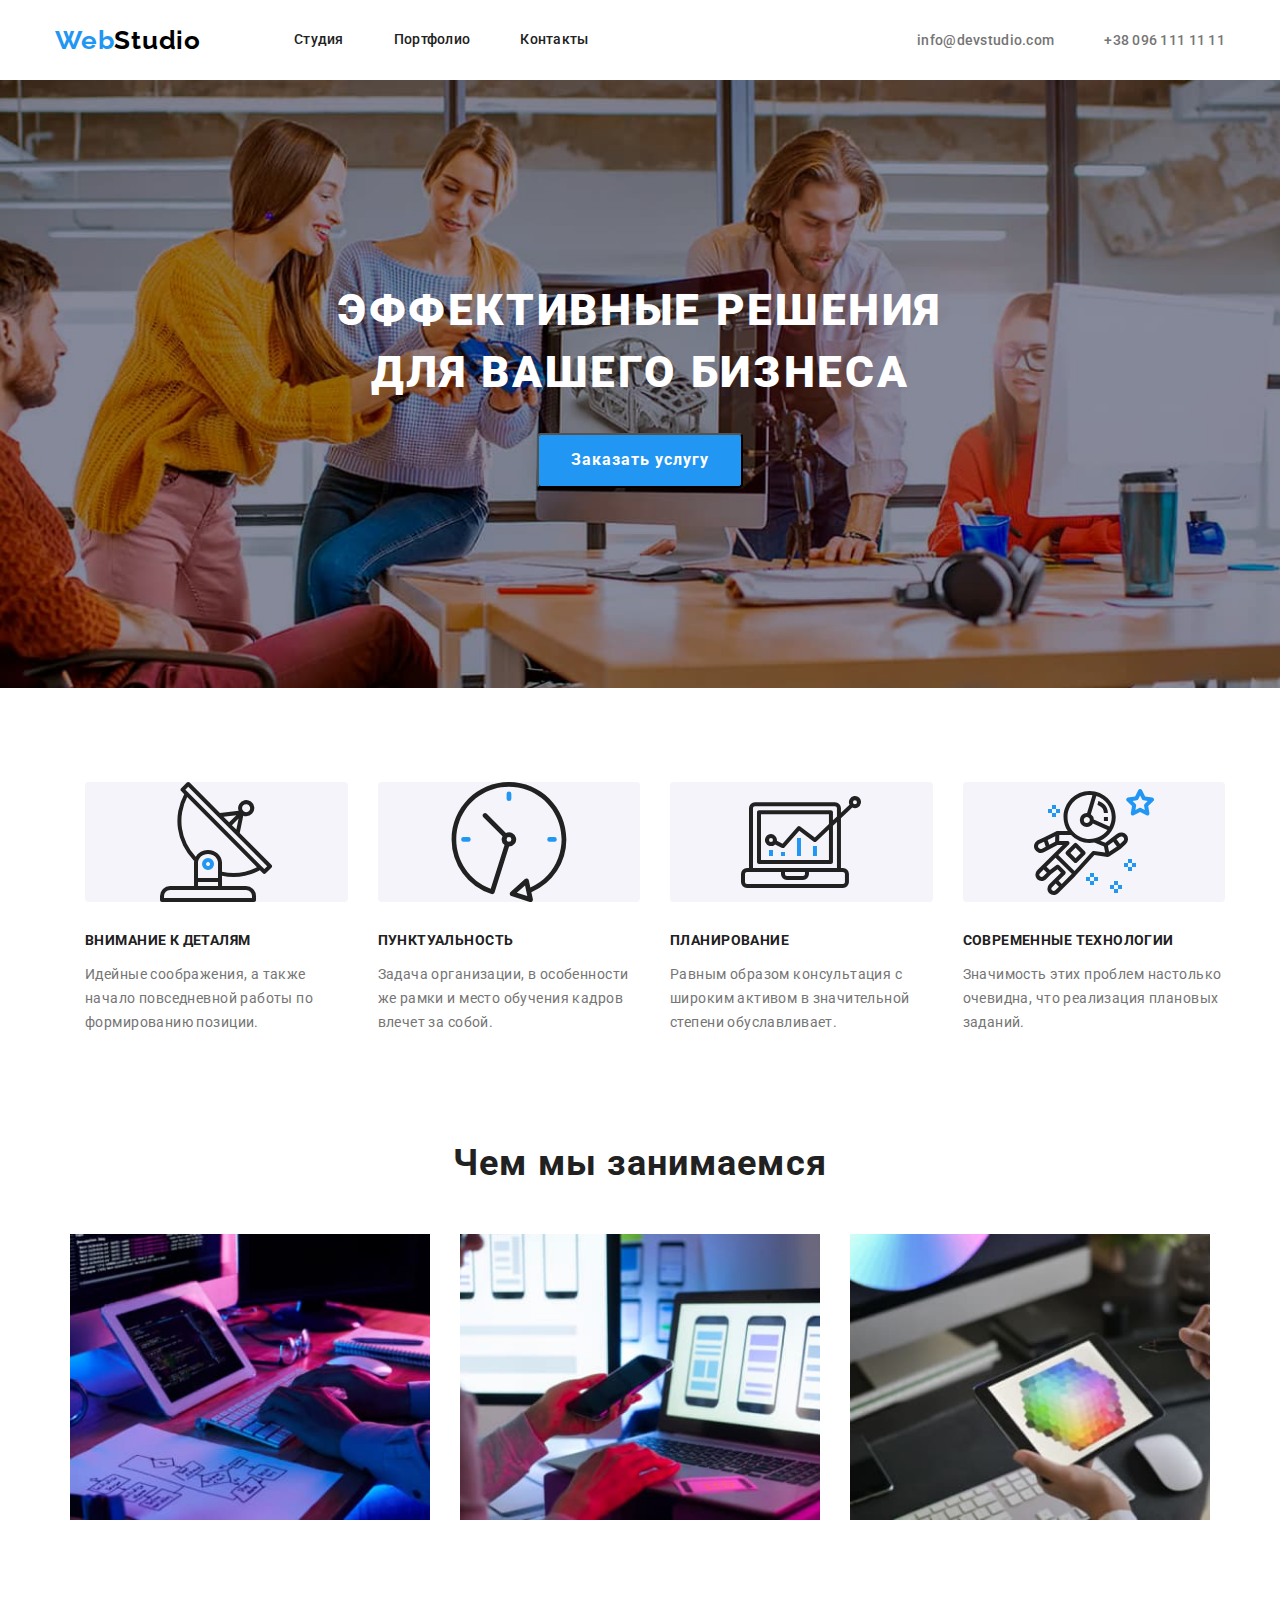
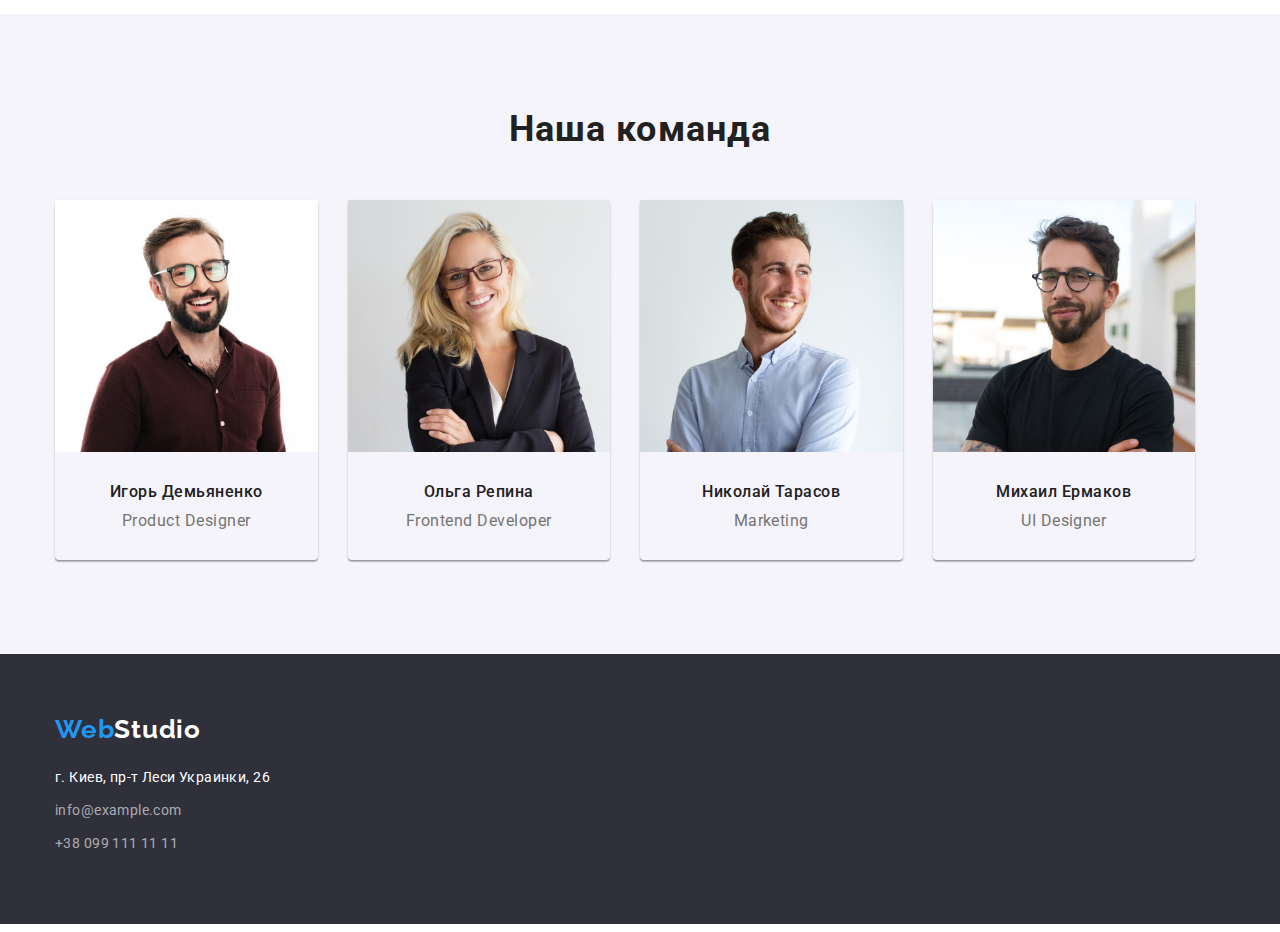
<file: index.html>
<!DOCTYPE html>
<html lang="ru">
  <head>
    <meta charset="UTF-8" />
    <meta http-equiv="X-UA-Compatible" content="IE=edge" />
    <meta name="viewport" content="width=device-width, initial-scale=1.0" />
    <title>Document</title>
    <link
      href="https://fonts.googleapis.com/css2?family=Oleo+Script&family=Raleway:wght@700&family=Roboto:wght@400;500;700;900&display=swap"
      rel="stylesheet"
    />
    <link
      rel="https://cdnjs.cloudflare.com/ajax/libs/modern-normalize/1.1.0/modern-normalize.min.css"
    />
    <link rel="stylesheet" href="./css/stayles.css" />
  </head>
  <body>
    <header>
      <div class="container main">
        <a class="logo"><span href="" class="accent">Web</span>Studio</a>
        <nav>
          <ul class="site-nav list">
            <li class="cell"><a href="" class="link">Студия</a></li>
            <li class="cell">
              <a href="./portfolio.html" class="link">Портфолио</a>
            </li>
            <li class="cell"><a href="" class="link">Контакты</a></li>
          </ul>
        </nav>
        <ul class="auth-nav list">
          <li class="cells">
            <a href="" class="contacts">info@devstudio.com</a>
          </li>
          <li class="cells">
            <a href="" class="contacts">+38 096 111 11 11</a>
          </li>
        </ul>
      </div>
    </header>
    <main>
      <section class="hero list">
        <h1 class="hero-title">Эффективные решения для вашего бизнеса</h1>
        <button class="button">Заказать услугу</button>
      </section>
      <section class="section list">
        <div class="container">
          <ul class="advantage list">
            <li class="item">
              <h3 class="section-caption">Внимание к деталям</h3>
              <p class="text">
                Идейные соображения, а также начало повседневной работы по
                формированию позиции.
              </p>
            </li>

            <li class="item">
              <h3 class="section-caption">Пунктуальность</h3>
              <p class="text">
                Задача организации, в особенности же рамки и место обучения
                кадров влечет за собой.
              </p>
            </li>

            <li class="item">
              <h3 class="section-caption">Планирование</h3>
              <p class="text">
                Равным образом консультация с широким активом в значительной
                степени обуславливает.
              </p>
            </li>

            <li class="item">
              <h3 class="section-caption">Современные технологии</h3>
              <p class="text">
                Значимость этих проблем настолько очевидна, что реализация
                плановых заданий.
              </p>
            </li>
          </ul>
        </div>
      </section>
      <section class="feature">
        <div class="container">
          <h2 class="feature-subject">Чем мы занимаемся</h2>
          <ul class="picture list">
            <li class="effigy">
              <img
                src="./image/box.jpg"
                alt="набирает текст на клавиатуре"
                width="370"
              />
            </li>
            <li class="effigy">
              <img
                src="./image/boxx.jpg"
                alt="смотрит на телефон"
                width="370"
              />
            </li>
            <li class="effigy">
              <img
                src="./image/xbox.jpg"
                alt="управляет планшетом"
                width="370"
              />
            </li>
          </ul>
        </div>
      </section>
      <section class="features list">
        <div class="container">
          <h2 class="feature-subject">Наша команда</h2>
          <ul class="foto list">
            <li class="face">
              <img src="./image/img.jpg" alt="лицо мужчины" width="270" />
              <div class="position">
                <p class="team">Игорь Демьяненко</p>
                <p class="desc">Product Designer</p>
              </div>
            </li>
            <li class="face">
              <img src="./image/mimg.jpg" alt="лицо женщины" width="270" />
              <div class="position">
                <p class="team">Ольга Репина</p>
                <p class="desc">Frontend Developer</p>
              </div>
            </li>

            <li class="face">
              <img src="./image/imgm.jpg" alt="лицо мужчины" width="270" />
              <div class="position">
                <p class="team">Николай Тарасов</p>
                <p class="desc">Marketing</p>
              </div>
            </li>

            <li class="face">
              <img src="./image/imgg.jpg" alt="лицо мужчины" width="270" />
              <div class="position">
                <p class="team">Михаил Ермаков</p>
                <p class="desc">UI Designer</p>
              </div>
            </li>
          </ul>
        </div>
      </section>
    </main>
    <footer class="footer">
      <div class="container">
        <a class="symbol"><span href="" class="style">Web</span>Studio</a>
        <address class="adress">
          <p class="adress-nav">г. Киев, пр-т Леси Украинки, 26</p>
          <a href="">info@example.com</a>
          <a href="">+38 099 111 11 11</a>
        </address>
      </div>
    </footer>
  </body>
</html>
</file>
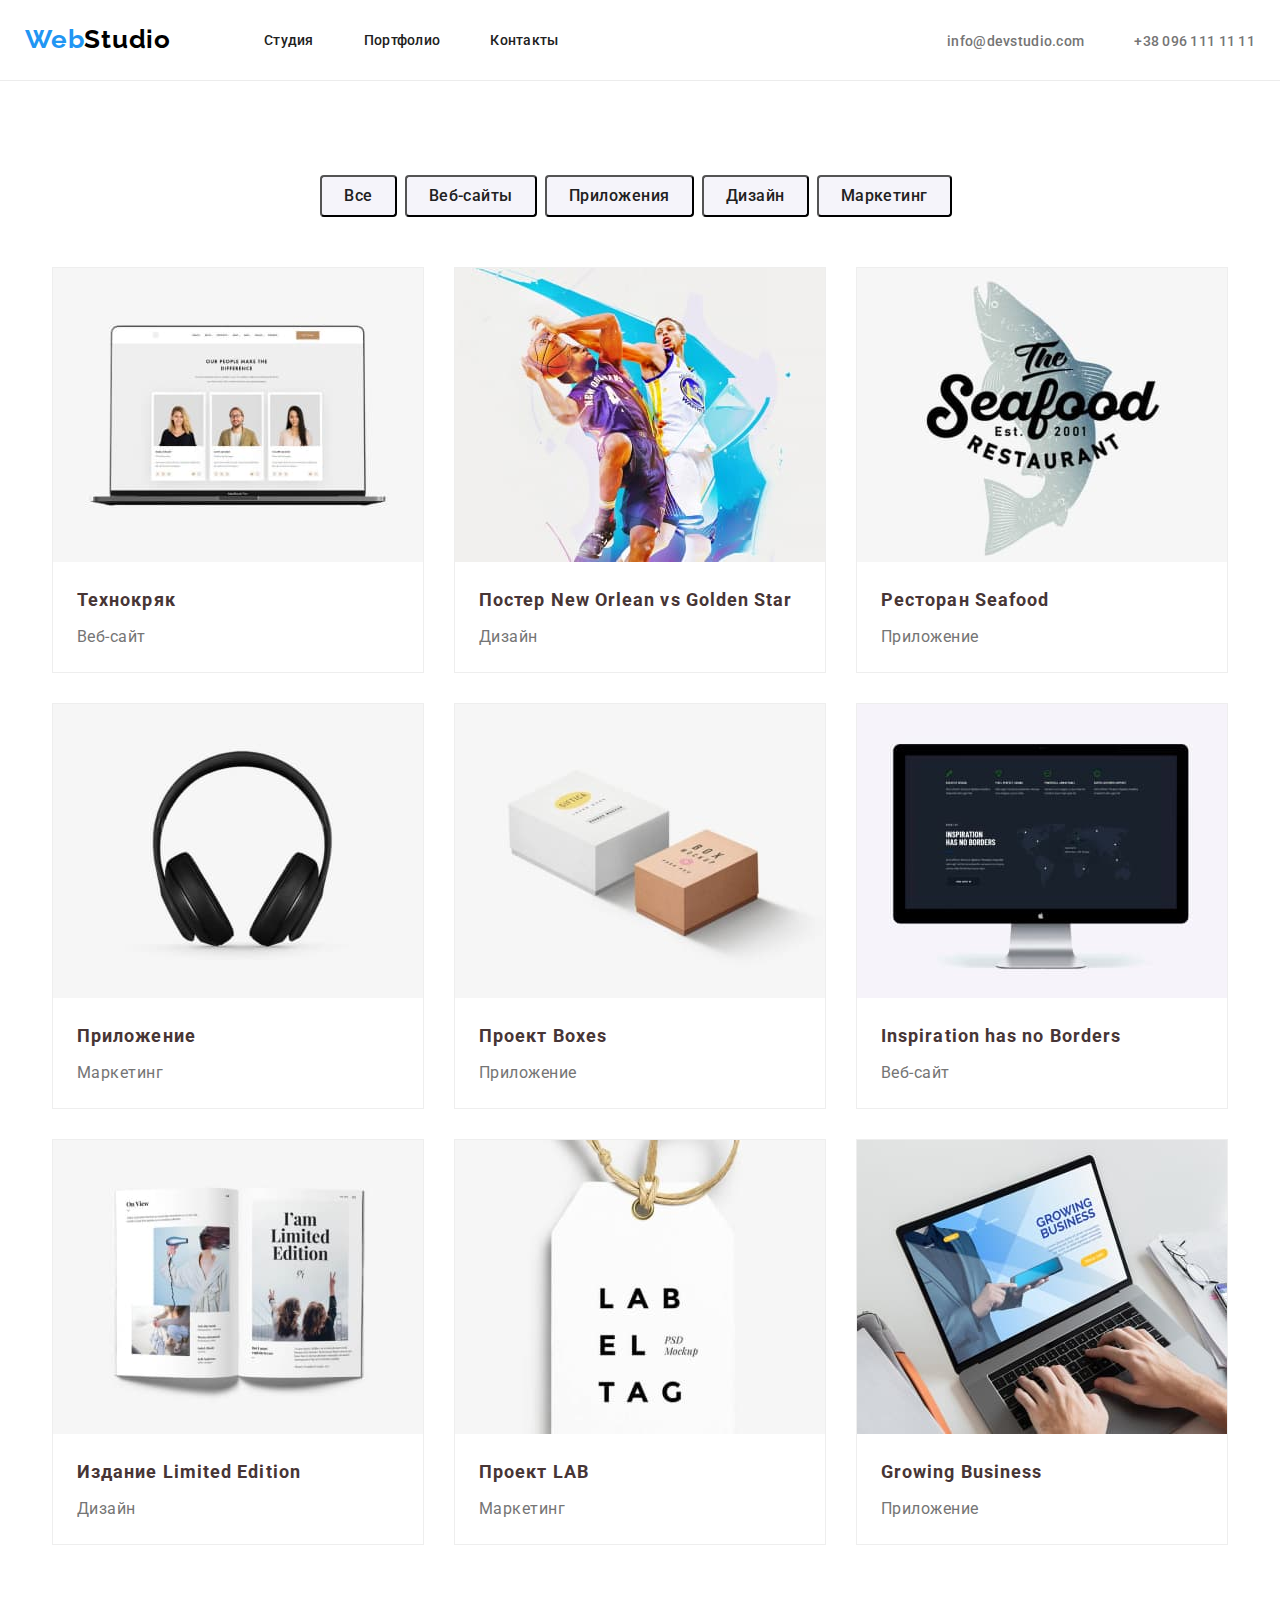
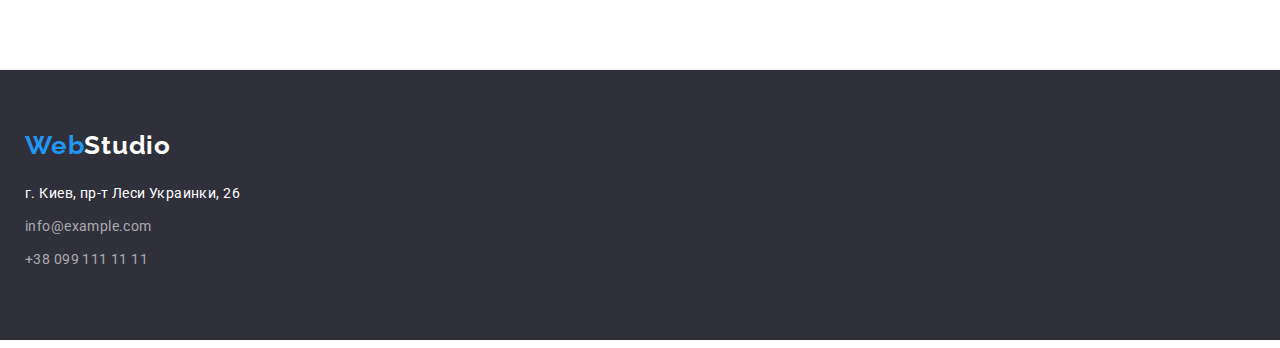
<file: portfolio.html>
<!DOCTYPE html>
<html lang="en">
  <head>
    <meta charset="UTF-8" />
    <meta http-equiv="X-UA-Compatible" content="IE=edge" />
    <meta name="viewport" content="width=device-width, initial-scale=1.0" />
    <title>Document</title>
    <link
      href="https://fonts.googleapis.com/css2?family=Oleo+Script&family=Raleway:wght@700&family=Roboto:wght@400;500;700;900&display=swap"
      rel="stylesheet"
    />
    <link
      rel="https://cdnjs.cloudflare.com/ajax/libs/modern-normalize/1.1.0/modern-normalize.min.css"
    />
    <link rel="stylesheet" href="./css/stayl.css" />
  </head>
  <body>
    <header class="header">
      <div class="container main">
        <a class="logo"><span href="" class="accent">Web</span>Studio</a>
        <nav>
          <ul class="site-nav list">
            <li class="cell"><a href="./index.html" class="link">Студия</a></li>
            <li class="cell"><a href="" class="link">Портфолио</a></li>
            <li class="cell"><a href="" class="link">Контакты</a></li>
          </ul>
        </nav>
        <ul class="auth-nav list">
          <li class="cells">
            <a href="" class="contacts">info@devstudio.com</a>
          </li>
          <li class="cells">
            <a href="" class="contacts">+38 096 111 11 11</a>
          </li>
        </ul>
      </div>
    </header>
    <main>
      <section class="box">
        <h1>Портфолио</h1>
        <ul class="filter list">
          <li class="filter-item">
            <button class="filter-btn" type="button">Все</button>
          </li>
          <li class="filter-item">
            <button class="filter-btn" type="button">Веб-сайты</button>
          </li>
          <li class="filter-item">
            <button class="filter-btn" type="button">Приложения</button>
          </li>
          <li class="filter-item">
            <button class="filter-btn" type="button">Дизайн</button>
          </li>
          <li class="filter-item">
            <button class="filter-btn" type="button">Маркетинг</button>
          </li>
        </ul>
        <div class="container depiction">
          <ul class="picture list">
            <li class="item">
              <img
                src="./image/imga.jpg"
                alt="на экране монитора страница сайта"
                width="370"
              />
              <div class="card-content">
                <h2 class="text">Технокряк</h2>
                <p class="title">Веб-сайт</p>
              </div>
            </li>

            <li class="item">
              <img
                src="./image/imgab.jpg"
                alt="два баскетболиста"
                width="370"
              />
              <div class="card-content">
                <h2 class="text">Постер New Orlean vs Golden Star</h2>
                <p class="title">Дизайн</p>
              </div>
            </li>

            <li class="item">
              <img
                src="./image/imgaz.jpg"
                alt="имблема рыбного ресторана"
                width="370"
              />
              <div class="card-content">
                <h2 class="text">Ресторан Seafood</h2>
                <p class="title">Приложение</p>
              </div>
            </li>

            <li class="item">
              <img src="./image/imgax.jpg" alt="наушники" width="370" />
              <div class="card-content">
                <h2 class="text">Приложение</h2>
                <p class="title">Маркетинг</p>
              </div>
            </li>

            <li class="item">
              <img src="./image/imgac.jpg" alt="две коробки" width="370" />
              <div class="card-content">
                <h2 class="text">Проект Boxes</h2>
                <p class="title">Приложение</p>
              </div>
            </li>

            <li class="item">
              <img
                src="./image/imgav.jpg"
                alt="монитор компьютера"
                width="370"
              />
              <div class="card-content">
                <h2 class="text">Inspiration has no Borders</h2>
                <p class="title">Веб-сайт</p>
              </div>
            </li>

            <li class="item">
              <img
                src="./image/imgan.jpg"
                alt="развернутая книга"
                width="370"
              />
              <div class="card-content">
                <h2 class="text">Издание Limited Edition</h2>
                <p class="title">Дизайн</p>
              </div>
            </li>

            <li class="item">
              <img src="./image/imgam.jpg" alt="буквы на бумаге" width="370" />
              <div class="card-content">
                <h2 class="text">Проект LAB</h2>
                <p class="title">Маркетинг</p>
              </div>
            </li>

            <li class="item">
              <img
                src="./image/imgas.jpg"
                alt="набор текста на клавиатуре"
                width="370"
              />
              <div class="card-content">
                <h2 class="text">Growing Business</h2>
                <p class="title">Приложение</p>
              </div>
            </li>
          </ul>
        </div>
      </section>
    </main>
    <footer class="footer">
      <div class="container">
        <a class="symbol"><span href="" class="style">Web</span>Studio</a>
        <address class="adress">
          <p class="adress-nav">г. Киев, пр-т Леси Украинки, 26</p>
          <a href="">info@example.com</a>
          <a href="">+38 099 111 11 11</a>
        </address>
      </div>
    </footer>
  </body>
</html>
</file>
<file: css/stayles.css>
:root {
  --primary-text-color: #757575;
  --title-text-color: #212121;
  --accent-color: #2196f3;
  /* белый #FFFFFF; */
}

body {
  margin-top: 0;
  margin-left: 0;
  margin-right: 0;
  font-family: Roboto, sans-serif;
}
.container {
  width: 1200px;
  padding-left: 15px;
  padding-right: 15px;
  margin-left: auto;
  margin-right: auto;
  box-sizing: border-box;
}

.list {
  padding: 0;
  margin: 0;
  list-style: none;
}
.main {
  display: flex;
  align-items: center;
  background-color: #ffffff;
}

/* WebStudio */

.logo:hover {
  color: #2196f3;
}

.logo {
  color: #000000;

  font-family: Raleway, sans-serif;
  font-weight: 700;
  font-size: 26px;
  line-height: 1.19;
  letter-spacing: 0.03em;
}

.accent {
  color: #2196f3;

  font-weight: 700;
  font-size: 26px;
  line-height: 1.19;
  letter-spacing: 0.03em;
}

/* site nav */
.site-nav {
  display: flex;
  margin-left: 93px;
}
.site-nav .cell {
  margin-right: 50px;
}

.site-nav .link {
  display: block;
  padding-top: 32px;
  padding-bottom: 32px;
  color: #212121;

  font-family: Roboto;
  font-weight: 500;
  font-size: 14px;
  line-height: 1.14;
  letter-spacing: 0.02em;
  text-decoration: none;
}
.auth-nav .cells:not(:last-child) {
  margin-right: 50px;
}
.auth-nav {
  display: flex;
  margin-left: auto;
}
.contacts {
  color: var(--primary-text-color);

  font-weight: 500;
  font-size: 14px;
  line-height: 16px;
  letter-spacing: 0.02em;
  text-decoration: none;
}

.site-nav :hover,
.site-nav :focus {
  color: #2196f3;
}
.auth-nav :hover,
.auth-nav :focus {
  color: #2196f3;
}
.cell::before {
  background-image: ;
}

/* HERO */
.hero {
  padding: 200px 0px 200px 0;
  text-align: center;
}

.hero {
  max-width: 1600px;
  max-height: 600px;
  margin-left: auto;
  margin-right: auto;
  background-image: url(../image/Img.fond.jpg);
  background-color: rgba(47, 48, 58, 0.4);
  background-repeat: no-repeat;
  background-position: center;
  background-size: cover;
  text-align: center;
}

.hero-title {
  width: 696px;
  margin-left: auto;
  margin-right: auto;
  margin-top: 0;
  margin-bottom: 30px;

  font-weight: 900;
  font-size: 44px;
  line-height: 1.4;
  text-align: center;
  letter-spacing: 0.06em;
  color: #ffffff;
  text-transform: uppercase;
}

.button {
  padding: 10px 32px;
  color: #ffffff;
  background-color: #2196f3;

  font-family: Roboto;
  font-style: normal;
  font-weight: 700;
  font-size: 16px;
  line-height: 1.9;
  align-items: center;
  letter-spacing: 0.06em;
  background: #2196f3;
  box-shadow: 0px 4px 4px rgba(0, 0, 0, 0.15);
  border-radius: 4px;
}

/* advantage */
.section {
  padding-top: 94px;
  padding-bottom: 94px;
  color: #e5e5e5;
}
.advantage {
  display: flex;
  flex-wrap: wrap;
}
.advantage > .item {
  flex-basis: calc(100% / 4 - 30px);
  margin-left: 30px;
}
.item::before {
  display: block;
  content: "";
  height: 120px;
  margin-bottom: 30px;
  background: #f5f4fa;
  border-radius: 4px;
}
.item:nth-child(1)::before {
  background-image: url(../image/antenna.svg);
  background-size: contain;
  background-repeat: no-repeat;
  background-position: center;
}
.item:nth-child(2)::before {
  background-image: url(../image/clock.svg);
  background-size: contain;
  background-repeat: no-repeat;
  background-position: center;
}
.item:nth-child(3)::before {
  background-image: url(../image/diagram.svg);
  background-size: contain;
  background-repeat: no-repeat;
  background-position: center;
}
.item:nth-child(4)::before {
  background-image: url(../image/astronaut.svg);
  background-size: contain;
  background-repeat: no-repeat;
  background-position: center;
}

.item:nth-child(4n) {
  margin-right: 0;
}
.section-caption {
  margin-top: 0;
  margin-bottom: 10px;

  color: #212121;

  font-weight: 700;
  font-size: 14px;
  line-height: 16px;
  letter-spacing: 0.03em;
  text-transform: uppercase;
  text-decoration: none;
}

.item {
  width: 270px;
}

.text {
  color: var(--primary-text-color);

  font-weight: 400;
  font-size: 14px;
  line-height: 24px;
  letter-spacing: 0.03em;
  text-decoration: none;
}

/* what we do and our team*/
.feature {
  padding-bottom: 94px;
}

.picture {
  display: flex;
  justify-content: center;
}

img {
  display: block;
  max-width: 100%;
  height: auto;
}
.picture:nth-child(3n) {
  margin-right: 0;
}
.effigy {
  width: calc(100% / 3 - 30px);
  margin-right: 30px;
}
.effigy:nth-child(3n) {
  margin-right: 0;
}

/* team list */
.features {
  padding-top: 94px;
  padding-bottom: 94px;
  background-color: #f5f4fa;
}

.feature-subject {
  margin-top: 0;
  margin-bottom: 50px;
  color: #212121;

  font-weight: 700;
  font-size: 36px;
  line-height: 42px;
  text-align: center;
  letter-spacing: 0.03em;
}
.foto {
  display: flex;
  justify-content: center;
}
.face {
  margin-right: 30px;
  box-shadow: 0px 1px 3px rgba(0, 0, 0, 0.12), 0px 1px 1px rgba(0, 0, 0, 0.14),
    0px 2px 1px rgba(0, 0, 0, 0.2);
  border-radius: 4px;
}

img {
  display: block;
  max-width: 100%;
  height: auto;
}
.position {
  padding-top: 30px;
  padding-bottom: 30px;
}

.team {
  text-align: center;
  margin-top: 0;
  margin-bottom: 10px;
  color: #212121;

  font-weight: 500;
  font-size: 16px;
  line-height: 19px;
  letter-spacing: 0.03em;
}

.desc {
  margin-top: 0;
  margin-bottom: 0;
  text-align: center;
  color: var(--primary-text-color);

  font-weight: 400;
  font-size: 16px;
  line-height: 19px;
  letter-spacing: 0.03em;
}

/* footer */

.footer {
  padding-top: 60px;
  padding-bottom: 60px;
  background: #2f303a;
}

/* logo */
.symbol {
  color: #ffffff;

  font-family: Raleway;
  font-weight: 700;
  font-size: 26px;
  line-height: 31px;
  letter-spacing: 0.03em;
}
.style {
  color: #2196f3;

  font-family: Raleway;
  font-weight: 700;
  font-size: 26px;
  line-height: 1.19;
  letter-spacing: 0.03em;
}

/* адрес */

.address {
  padding-top: 20px;
}
.adress-nav {
  margin-top: 20px;
  margin-bottom: 9px;
  color: #ffffff;

  font-weight: 400;
  font-size: 14px;
  line-height: 24px;
  letter-spacing: 0.03em;
  font-style: normal;
}

.adress a {
  margin-bottom: 9px;
  display: flex;
  align-items: center;
  color: rgba(255, 255, 255, 0.6);

  font-family: Roboto;
  font-style: normal;
  font-weight: normal;
  font-size: 14px;
  line-height: 24px;
  letter-spacing: 0.03em;
  text-decoration: none;
}
</file>
<file: css/stayl.css>
.root {
  --primary-text-color: #757575;
  --title-text-color: #212121;
  --accent-color: #2196f3;
  /* белый #FFFFFF; */
}

body {
  margin-top: 0;
  margin-left: 0;
  margin-right: 0;
  color: #757575;

  font-family: Roboto, sans-serif;
}

.header {
  border-bottom: 1px solid #ececec;
  background-color: #ffffff;
}
.container {
  width: 1230px;
  padding-left: 15px;
  padding-right: 15px;
  margin-left: auto;
  margin-right: auto;
}

.list {
  padding: 0;
  margin: 0;
  list-style: none;
}
.main {
  display: flex;
  align-items: center;
}
/* logo */

.logo {
  color: #000000;

  font-family: Raleway, sans-serif;
  font-weight: 700;
  font-size: 26px;
  line-height: 1.19px;
  letter-spacing: 0.03em;
}

.accent {
  color: #2196f3;

  font-family: Raleway;
  font-weight: 700;
  font-size: 26px;
  line-height: 1.19px;
  letter-spacing: 0.03em;
}

/* site nav */
.site-nav {
  display: flex;
  margin-left: 93px;
}
.site-nav .cell {
  margin-right: 50px;
}

.site-nav .link {
  padding-top: 32px;
  padding-bottom: 32px;
  display: block;
  color: #212121;

  font-weight: 500;
  font-size: 14px;
  line-height: 1, 14px;
  letter-spacing: 0.02em;
  text-decoration: none;
}
.auth-nav .cells:not(:last-child) {
  margin-right: 50px;
}
.auth-nav {
  display: flex;
  margin-left: auto;
}
.site-nav :hover,
.site-nav :focus {
  color: #2196f3;
}
.nav {
  display: flex;
}
.contacts {
  color: #757575;

  font-weight: 500;
  font-size: 14px;
  line-height: 16px;
  letter-spacing: 0.02em;
  text-decoration: none;
}

h1 {
  margin-top: 0;
  margin-bottom: 0;
  display: none;
}

/* кнопки */
.box {
  padding-top: 94px;
  padding-bottom: 94px;
}
.filter {
  display: flex;
  justify-content: center;
  margin-bottom: 50px;
}

.filter-btn {
  padding: 6px 22px;
  margin-right: 8px;

  color: #212121;
  background-color: #f5f4fa;
  align-items: center;
  font-family: Roboto;
  font-style: normal;
  font-weight: 500;
  font-size: 16px;
  line-height: 1.62;
  text-align: center;
  letter-spacing: 0.03em;
  cursor: pointer;
  border-radius: 4px;
}
.filter-btn:hover,
.filter-btn:focus {
  color: #ffffff;
  background: #2196f3;
}

/* текст под картинками */

.picture {
  /*padding: 0;*/
  margin: 0;
  display: flex;
  flex-wrap: wrap;
  justify-content: center;
}

.item {
  flex-basis: calc(100% / 3 - 60px);
  margin-right: 30px;
  margin-bottom: 30px;

  margin-bottom: 30px;
  border: 1px solid #eeeeee;
}
.card-content {
  width: 322px;
  padding: 20px 24px;
}

img {
  display: block;
  max-width: 100%;
  height: auto;
}
.item:nth-child(3n) {
  margin-right: 0;
}

.box {
  border-bottom: 1px solid #eeeeee;
}
.text {
  margin-top: 0;
  margin-bottom: 0;
  color: #473535;
  margin-bottom: 4px;
  margin-left: 0;
  margin-right: 0;
  font-weight: 700;
  font-weight: bold;
  font-size: 18px;
  line-height: 2;
  letter-spacing: 0.06em;
  text-decoration: none;
}

.title {
  margin-top: 0;
  margin-bottom: 0;
  color: #757575;

  font-weight: 400;
  font-size: 16px;
  line-height: 30px;
  letter-spacing: 0.03em;
  text-decoration: none;
}

/* footer */

.footer {
  padding-top: 60px;
  padding-bottom: 60px;
  background: #2f303a;
}

/* logo */
.symbol {
  color: #ffffff;

  font-family: Raleway;
  font-weight: 700;
  font-size: 26px;
  line-height: 31px;
  letter-spacing: 0.03em;
}
.style {
  color: #2196f3;

  font-family: Raleway;
  font-weight: 700;
  font-size: 26px;
  line-height: 1.19;
  letter-spacing: 0.03em;
}

/* адрес */

.address {
  padding-top: 20px;
}
.adress-nav {
  margin-top: 20px;
  margin-bottom: 9px;
  color: #ffffff;

  font-weight: 400;
  font-size: 14px;
  line-height: 24px;
  letter-spacing: 0.03em;
  font-style: normal;
}

.adress a {
  margin-bottom: 9px;
  display: flex;
  align-items: center;
  color: rgba(255, 255, 255, 0.6);

  font-family: Roboto;
  font-style: normal;
  font-weight: normal;
  font-size: 14px;
  line-height: 24px;
  letter-spacing: 0.03em;
  text-decoration: none;
}
</file>
